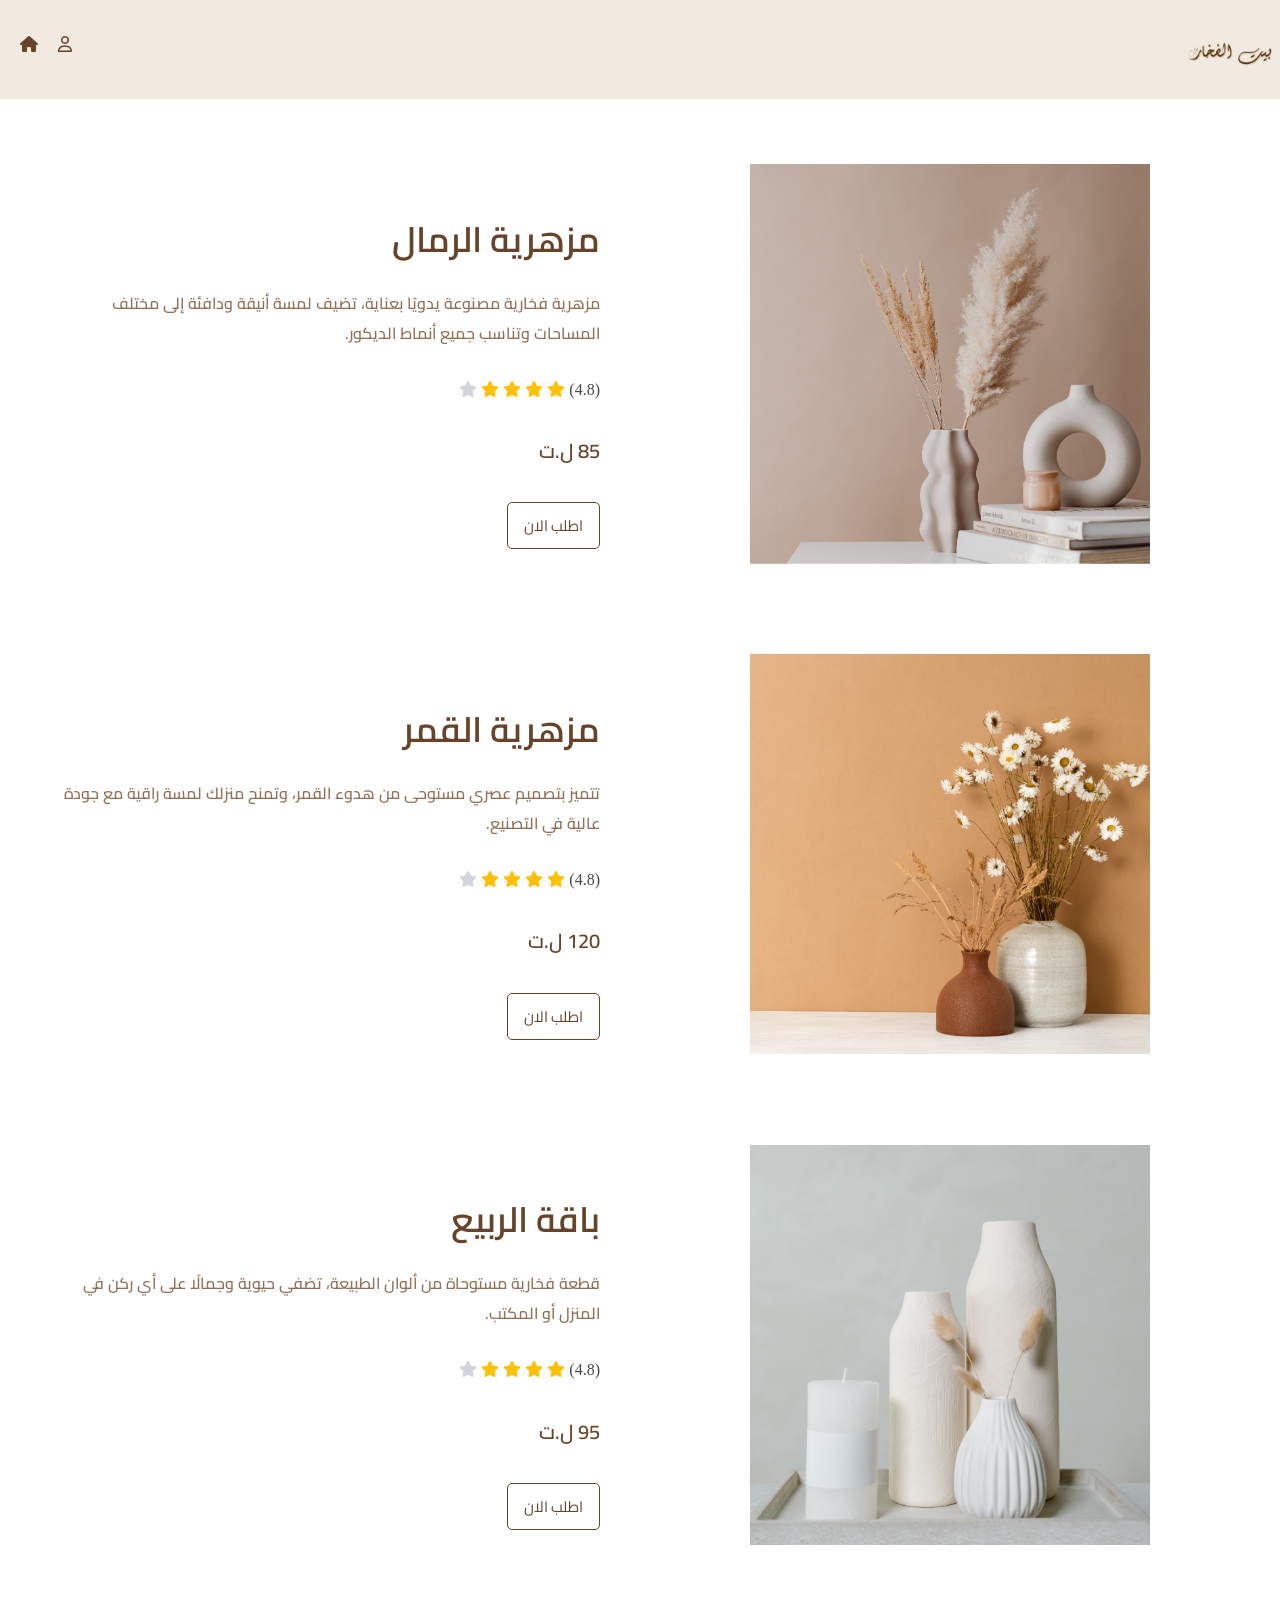
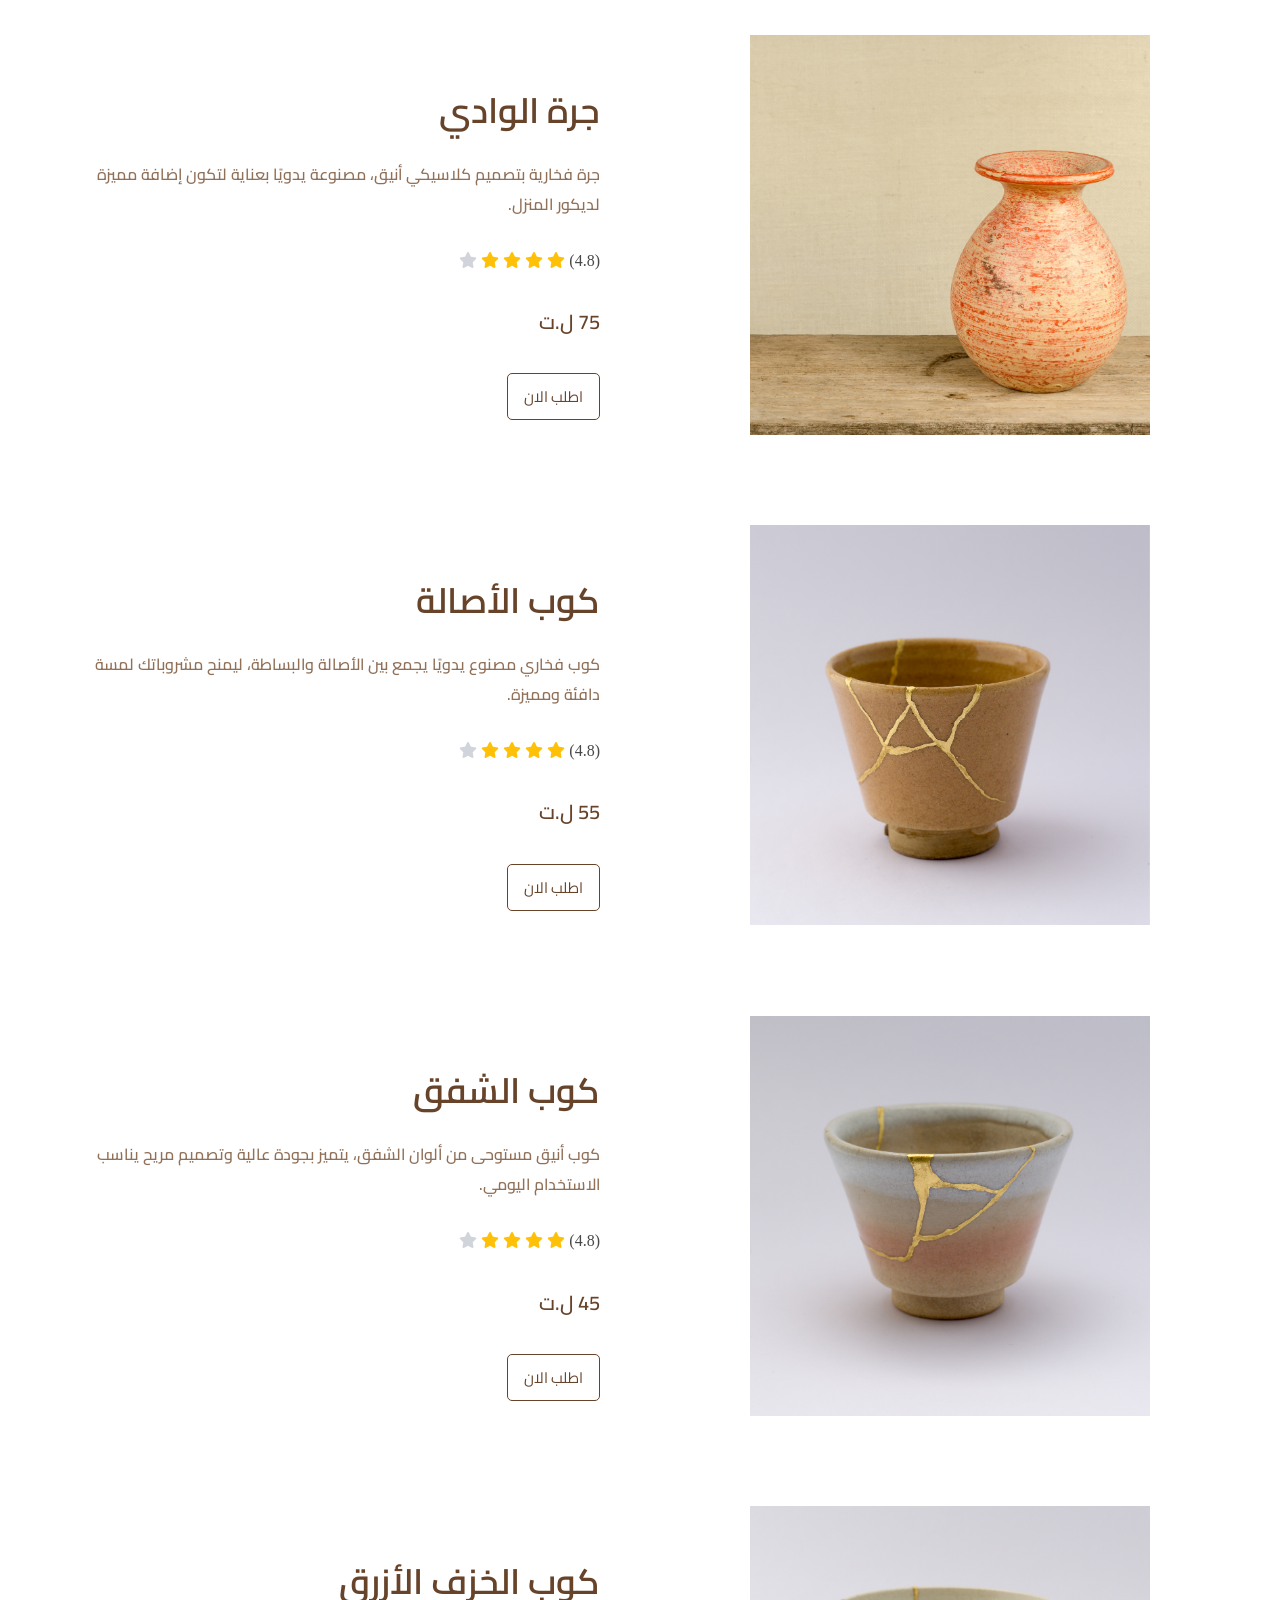
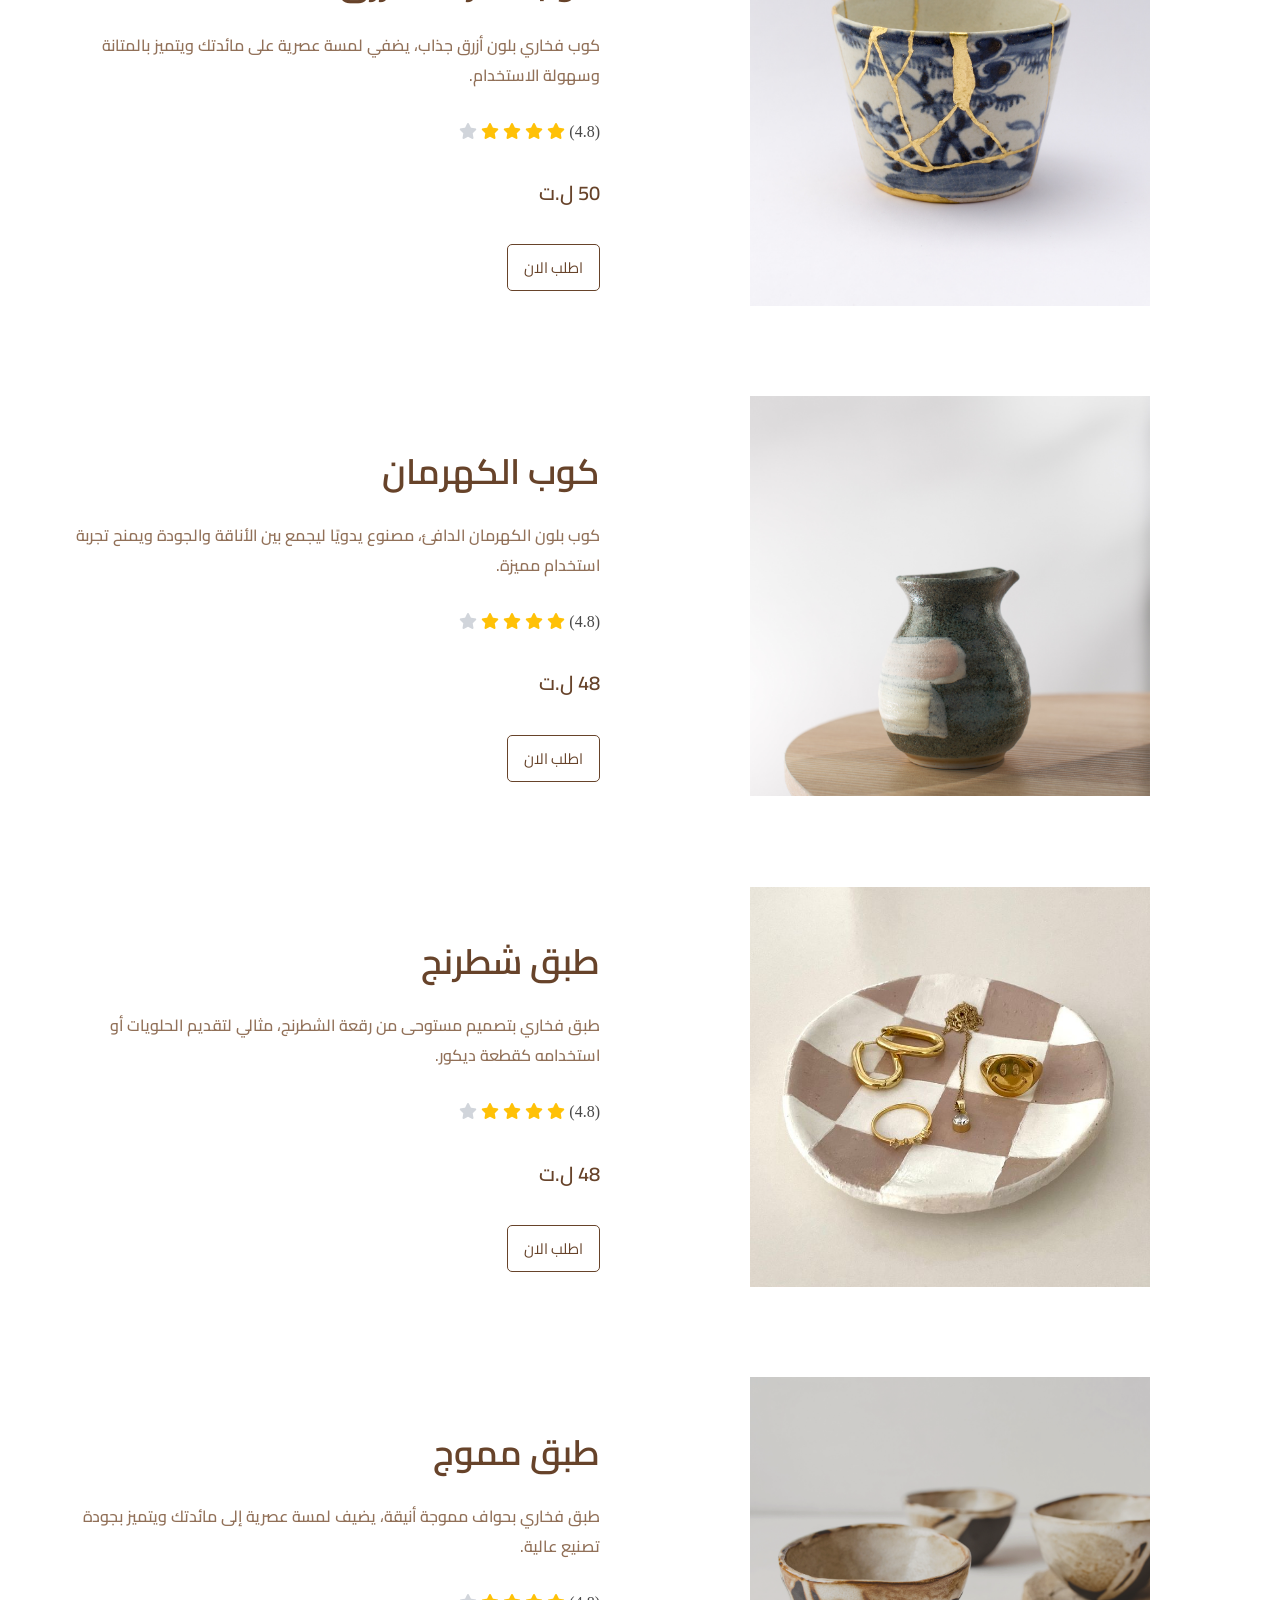
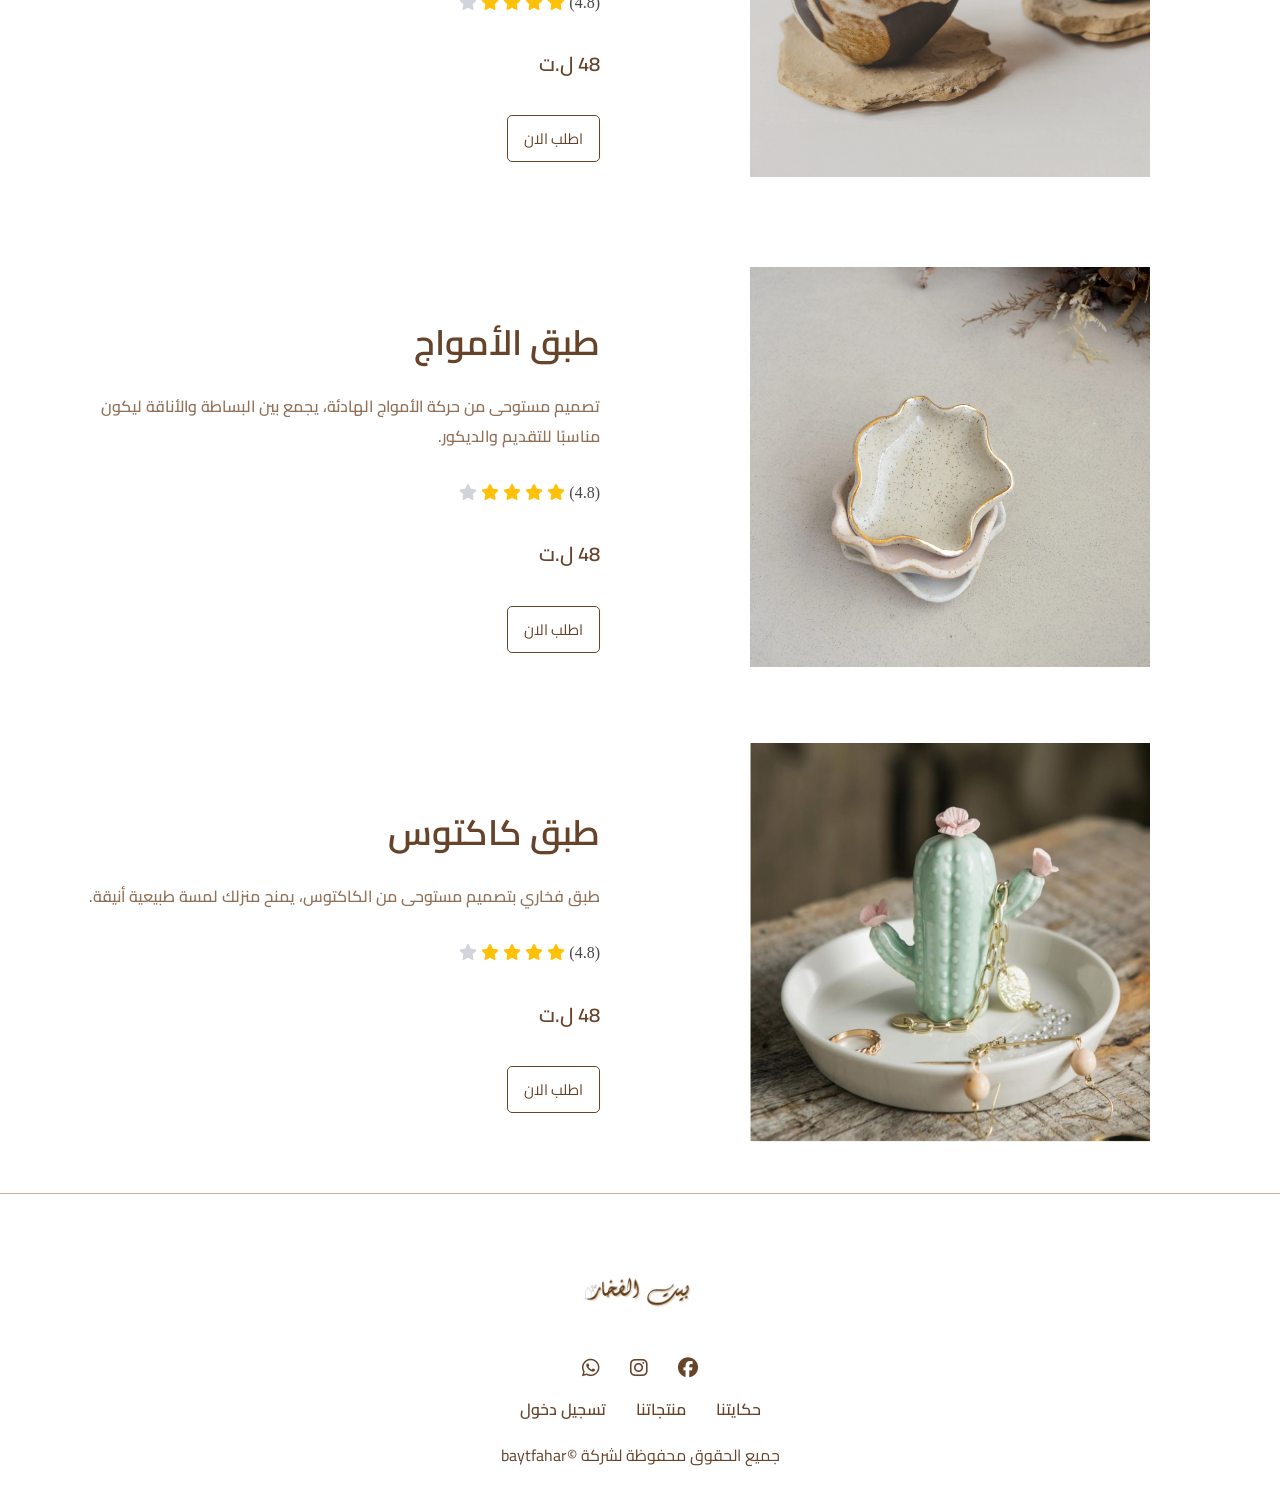
<file: show.html>
<!doctype html>
<html lang="ar" dir="rtl">
  <head>
    <meta charset="UTF-8" />
    <meta name="viewport" content="width=device-width, initial-scale=1.0" />
    <title>Shopping</title>
    <!--logo-->
    <link rel="icon" href="Img/logo1.png" />
    <link rel="stylesheet" href="style.css" />
    <link rel="stylesheet" href="responsive.css" />

    <!--Font Awseome-->
    <link
      rel="stylesheet"
      href="https://cdnjs.cloudflare.com/ajax/libs/font-awesome/6.7.2/css/all.min.css"
    />
    <!--Google font-->
    <link rel="preconnect" href="https://fonts.googleapis.com" />
    <link rel="preconnect" href="https://fonts.gstatic.com" crossorigin />
    <link
      href="https://fonts.googleapis.com/css2?family=Cairo:wght@200..1000&display=swap"
      rel="stylesheet"
    />
  </head>
  <body>
    <!--Header-->
    <div>
      <header>
        <a href="index.html"><img class="logo" src="Img/logo.png" alt="" /></a>
        <nav>
          <ul>
            <li>
              <a href="user.html"><i class="fa-regular fa-user"></i></a>
            </li>
            <li>
              <a href="index.html"><i class="fa-solid fa-house"></i></a>
            </li>
          </ul>
        </nav>
      </header>
    </div>
    <!--Product-detail-->
    <!--pr1-->
    <div class="Product-detail">
      <img src="Img/vas1.png" alt="" />
      <div class="product-content">
        <h4>مزهرية الرمال</h4>
        <p>
          مزهرية فخارية مصنوعة يدويًا بعناية، تضيف لمسة أنيقة ودافئة إلى مختلف
          المساحات وتناسب جميع أنماط الديكور.
        </p>
        <span style="color: #494949">(4.8)</span>
        <i class="fa-solid fa-star"></i>
        <i class="fa-solid fa-star"></i>
        <i class="fa-solid fa-star"></i>
        <i class="fa-solid fa-star"></i>
        <i style="color: #d1d5db" class="fa-solid fa-star"></i>
        <h5>85 ل.ت</h5>
        <button>اطلب الان</button>
      </div>
      <!--pr2-->
      <img src="Img/vas2.png" alt="" />
      <div class="product-content">
        <h4>مزهرية القمر</h4>
        <p>
          تتميز بتصميم عصري مستوحى من هدوء القمر، وتمنح منزلك لمسة راقية مع جودة
          عالية في التصنيع.
        </p>
        <span style="color: #494949">(4.8)</span>
        <i class="fa-solid fa-star"></i>
        <i class="fa-solid fa-star"></i>
        <i class="fa-solid fa-star"></i>
        <i class="fa-solid fa-star"></i>
        <i style="color: #d1d5db" class="fa-solid fa-star"></i>
        <h5>120 ل.ت</h5>
        <button>اطلب الان</button>
      </div>
      <!--pr3-->
      <img src="Img/vas3.png" alt="" />
      <div class="product-content">
        <h4>باقة الربيع</h4>
        <p>
          قطعة فخارية مستوحاة من ألوان الطبيعة، تضفي حيوية وجمالًا على أي ركن في
          المنزل أو المكتب.
        </p>
        <span style="color: #494949">(4.8)</span>
        <i class="fa-solid fa-star"></i>
        <i class="fa-solid fa-star"></i>
        <i class="fa-solid fa-star"></i>
        <i class="fa-solid fa-star"></i>
        <i style="color: #d1d5db" class="fa-solid fa-star"></i>
        <h5>95 ل.ت</h5>
        <button>اطلب الان</button>
      </div>
      <!--pr4-->
      <img src="Img/vas4.png" alt="" />
      <div class="product-content">
        <h4>جرة الوادي</h4>
        <p>
          جرة فخارية بتصميم كلاسيكي أنيق، مصنوعة يدويًا بعناية لتكون إضافة مميزة
          لديكور المنزل.
        </p>
        <span style="color: #494949">(4.8)</span>
        <i class="fa-solid fa-star"></i>
        <i class="fa-solid fa-star"></i>
        <i class="fa-solid fa-star"></i>
        <i class="fa-solid fa-star"></i>
        <i style="color: #d1d5db" class="fa-solid fa-star"></i>
        <h5>75 ل.ت</h5>
        <button>اطلب الان</button>
      </div>
      <!--pr5-->
      <img src="Img/cup1.png" alt="" />
      <div class="product-content">
        <h4>كوب الأصالة</h4>
        <p>
          كوب فخاري مصنوع يدويًا يجمع بين الأصالة والبساطة، ليمنح مشروباتك لمسة
          دافئة ومميزة.
        </p>
        <span style="color: #494949">(4.8)</span>
        <i class="fa-solid fa-star"></i>
        <i class="fa-solid fa-star"></i>
        <i class="fa-solid fa-star"></i>
        <i class="fa-solid fa-star"></i>
        <i style="color: #d1d5db" class="fa-solid fa-star"></i>
        <h5>55 ل.ت</h5>
        <button>اطلب الان</button>
      </div>
      <!--pr6-->
      <img src="Img/cup2.png" alt="" />
      <div class="product-content">
        <h4>كوب الشفق</h4>
        <p>
          كوب أنيق مستوحى من ألوان الشفق، يتميز بجودة عالية وتصميم مريح يناسب
          الاستخدام اليومي.
        </p>
        <span style="color: #494949">(4.8)</span>
        <i class="fa-solid fa-star"></i>
        <i class="fa-solid fa-star"></i>
        <i class="fa-solid fa-star"></i>
        <i class="fa-solid fa-star"></i>
        <i style="color: #d1d5db" class="fa-solid fa-star"></i>
        <h5>45 ل.ت</h5>
        <button>اطلب الان</button>
      </div>
      <!--pr7-->
      <img src="Img/cup3.png" alt="" />
      <div class="product-content">
        <h4>كوب الخزف الأزرق</h4>
        <p>
          كوب فخاري بلون أزرق جذاب، يضفي لمسة عصرية على مائدتك ويتميز بالمتانة
          وسهولة الاستخدام.
        </p>
        <span style="color: #494949">(4.8)</span>
        <i class="fa-solid fa-star"></i>
        <i class="fa-solid fa-star"></i>
        <i class="fa-solid fa-star"></i>
        <i class="fa-solid fa-star"></i>
        <i style="color: #d1d5db" class="fa-solid fa-star"></i>
        <h5>50 ل.ت</h5>
        <button>اطلب الان</button>
      </div>
      <!--pr8-->
      <img src="Img/cup4.png" alt="" />
      <div class="product-content">
        <h4>كوب الكهرمان</h4>
        <p>
          كوب بلون الكهرمان الدافئ، مصنوع يدويًا ليجمع بين الأناقة والجودة ويمنح
          تجربة استخدام مميزة.
        </p>
        <span style="color: #494949">(4.8)</span>
        <i class="fa-solid fa-star"></i>
        <i class="fa-solid fa-star"></i>
        <i class="fa-solid fa-star"></i>
        <i class="fa-solid fa-star"></i>
        <i style="color: #d1d5db" class="fa-solid fa-star"></i>
        <h5>48 ل.ت</h5>
        <button>اطلب الان</button>
      </div>
      <!--pr9-->
      <img src="Img/tab1.jpg" alt="" />
      <div class="product-content">
        <h4>طبق شطرنج</h4>
        <p>
          طبق فخاري بتصميم مستوحى من رقعة الشطرنج، مثالي لتقديم الحلويات أو
          استخدامه كقطعة ديكور.
        </p>
        <span style="color: #494949">(4.8)</span>
        <i class="fa-solid fa-star"></i>
        <i class="fa-solid fa-star"></i>
        <i class="fa-solid fa-star"></i>
        <i class="fa-solid fa-star"></i>
        <i style="color: #d1d5db" class="fa-solid fa-star"></i>
        <h5>48 ل.ت</h5>
        <button>اطلب الان</button>
      </div>
      <!--pr10-->
      <img src="Img/tab2.png" alt="" />
      <div class="product-content">
        <h4>طبق مموج</h4>
        <p>
          طبق فخاري بحواف مموجة أنيقة، يضيف لمسة عصرية إلى مائدتك ويتميز بجودة
          تصنيع عالية.
        </p>
        <span style="color: #494949">(4.8)</span>
        <i class="fa-solid fa-star"></i>
        <i class="fa-solid fa-star"></i>
        <i class="fa-solid fa-star"></i>
        <i class="fa-solid fa-star"></i>
        <i style="color: #d1d5db" class="fa-solid fa-star"></i>
        <h5>48 ل.ت</h5>
        <button>اطلب الان</button>
      </div>
      <!--pr11-->
      <img src="Img/tab34.png" alt="" />
      <div class="product-content">
        <h4>طبق الأمواج</h4>
        <p>
          تصميم مستوحى من حركة الأمواج الهادئة، يجمع بين البساطة والأناقة ليكون
          مناسبًا للتقديم والديكور.
        </p>
        <span style="color: #494949">(4.8)</span>
        <i class="fa-solid fa-star"></i>
        <i class="fa-solid fa-star"></i>
        <i class="fa-solid fa-star"></i>
        <i class="fa-solid fa-star"></i>
        <i style="color: #d1d5db" class="fa-solid fa-star"></i>
        <h5>48 ل.ت</h5>
        <button>اطلب الان</button>
      </div>
      <!--pr12-->
      <img src="Img/tab5.jpg" alt="" />
      <div class="product-content">
        <h4>طبق كاكتوس</h4>
        <p>
          طبق فخاري بتصميم مستوحى من الكاكتوس، يمنح منزلك لمسة طبيعية أنيقة.
        </p>
        <span style="color: #494949">(4.8)</span>
        <i class="fa-solid fa-star"></i>
        <i class="fa-solid fa-star"></i>
        <i class="fa-solid fa-star"></i>
        <i class="fa-solid fa-star"></i>
        <i style="color: #d1d5db" class="fa-solid fa-star"></i>
        <h5>48 ل.ت</h5>
        <button>اطلب الان</button>
      </div>
    </div>
    <!--footer-->
    <footer>
      <a href="index.html"><img src="Img/logo.png" alt="" /></a>
      <div>
        <i class="fa-brands fa-facebook"></i>
        <i class="fa-brands fa-instagram"></i>
        <i class="fa-brands fa-whatsapp"></i>
      </div>
      <div>
        <p>حكايتنا</p>
        <p>منتجاتنا</p>
        <p>تسجيل دخول</p>
      </div>
      <span style="text-align: center"
        >جميع الحقوق محفوظة لشركة ©baytfahar</span
      >
    </footer>
  </body>
</html>
</file>
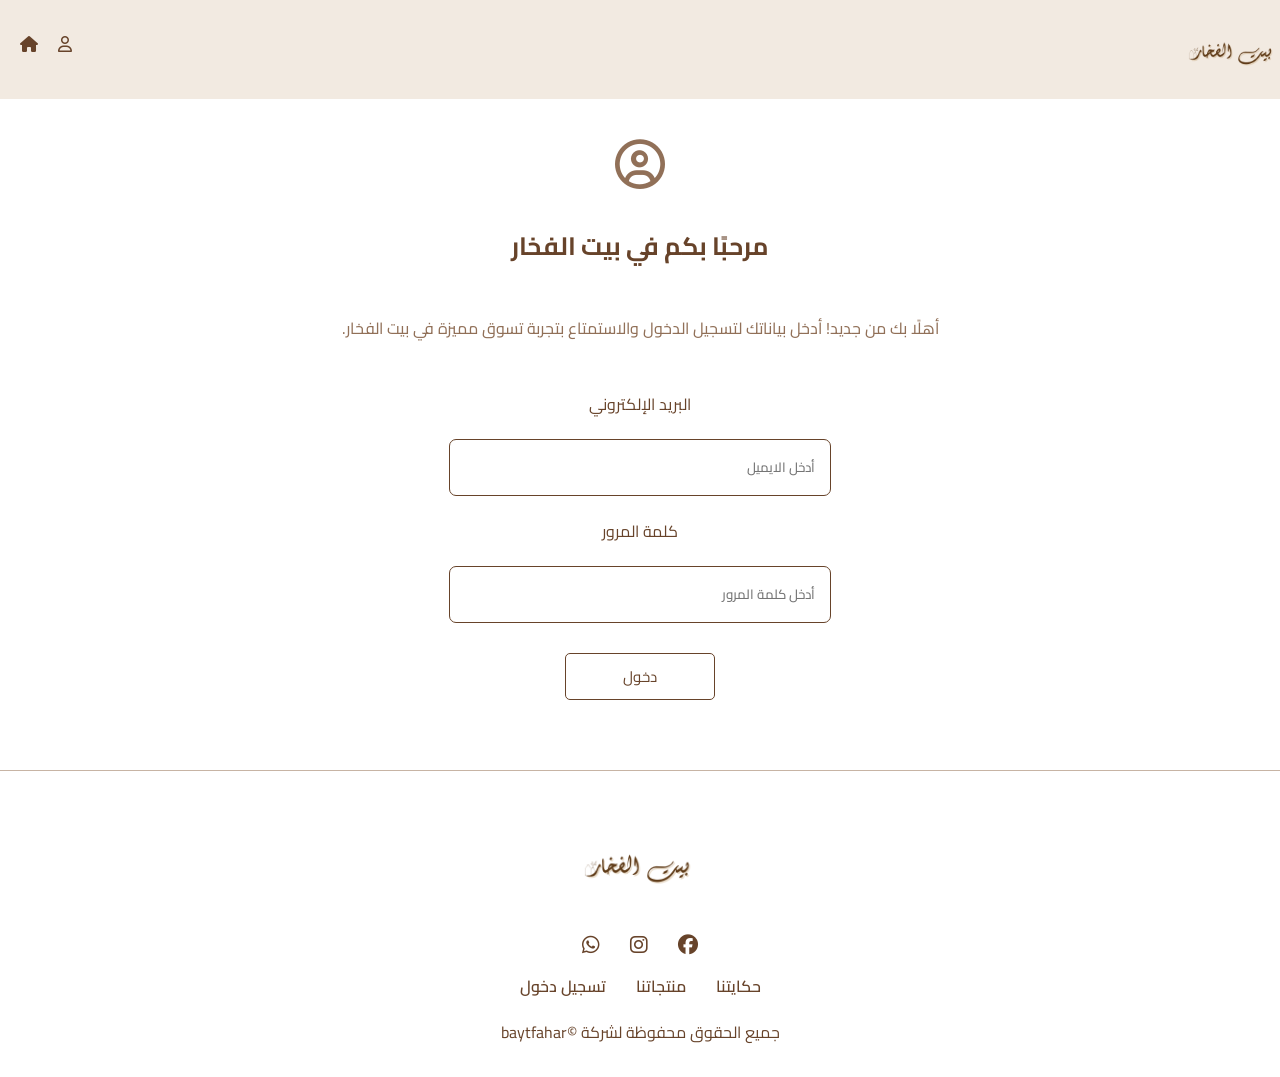
<file: user.html>
<!doctype html>
<html lang="ar" dir="rtl">
  <head>
    <meta charset="UTF-8" />
    <meta name="viewport" content="width=device-width, initial-scale=1.0" />
    <title>بيت الفخار</title>
    <!--logo-->
    <link rel="icon" href="Img/logo1.png" />
    <link rel="stylesheet" href="style.css" />
    <link rel="stylesheet" href="responsive.css" />
    <!--Font Awseome-->
    <link
      rel="stylesheet"
      href="https://cdnjs.cloudflare.com/ajax/libs/font-awesome/6.7.2/css/all.min.css"
    />
    <!--Google font-->
    <link rel="preconnect" href="https://fonts.googleapis.com" />
    <link rel="preconnect" href="https://fonts.gstatic.com" crossorigin />
    <link
      href="https://fonts.googleapis.com/css2?family=Cairo:wght@200..1000&display=swap"
      rel="stylesheet"
    />
  </head>
  <body>
    <!--Header-->
    <div>
      <header>
        <a href="index.html"><img class="logo" src="Img/logo.png" alt="" /></a>
        <nav>
          <ul>
            <li></li>
            <li>
              <a href="user.html"><i class="fa-regular fa-user"></i></a>
            </li>
            <li>
              <a href="index.html"><i class="fa-solid fa-house"></i></a>
            </li>
          </ul>
        </nav>
      </header>
    </div>
    <!--Register From-->
    <section class="contact">
      <div class="contact-ph">
        <i class="fa-regular fa-circle-user"></i>
        <h4>مرحبًا بكم في بيت الفخار</h4>
        <p>
          أهلًا بك من جديد! أدخل بياناتك لتسجيل الدخول والاستمتاع بتجربة تسوق
          مميزة في بيت الفخار.
        </p>
      </div>
      <form>
        <label for="email">البريد الإلكتروني</label>
        <input type="email" id="email" placeholder="أدخل الايميل" />
        <label for="name">كلمة المرور</label>
        <input type="password" id="password" placeholder="أدخل كلمة المرور" />
        <button>دخول</button>
      </form>
    </section>
    <footer>
      <a href="index.html"><img src="Img/logo.png" alt="" /></a>
      <div>
        <i class="fa-brands fa-facebook"></i>
        <i class="fa-brands fa-instagram"></i>
        <i class="fa-brands fa-whatsapp"></i>
      </div>
      <div>
        <p>حكايتنا</p>
        <p>منتجاتنا</p>
        <p>تسجيل دخول</p>
      </div>
      <span style="text-align: center"
        >جميع الحقوق محفوظة لشركة ©baytfahar</span
      >
    </footer>
  </body>
</html>
</file>
<file: style.css>
* body {
  margin: 0;
  padding: 0;
  box-sizing: border-box;
}
h4,
p,
h5,
h1,
h3,
label,
input,
button {
  font-family: "Cairo", sans-serif;
}
header {
  display: flex;
  justify-content: space-between;
  background-color: #f2eae1;
}
.logo {
  width: 95px;
}
nav ul {
  display: flex;
  gap: 20px;
  padding: 20px 20px;
  list-style: none;
}
nav ul a {
  text-decoration: none;
  color: #67432a;
}
nav ul a:hover {
  border-bottom: 2px solid;
}
/*Responsive*/
/*Hero*/
.hero {
  background-image: url(Img/hero2.png);
  background-size: cover;
  background-position: center;
  height: 545px;
}
.hero-text {
  flex-direction: column;
  text-align: center;
  display: flex;
}
.hero-text h4 {
  font-size: 30px;
  color: #ffff;
  margin-top: 138px;
}
.hero-text p {
  font-size: 20px;
  color: #ffffff;
  margin-top: 2px;
}
.hero-text button {
  background-color: white;
  margin-top: 30px;
}
/*Services*/
.Services {
  background-color: #f2eae1;
  justify-content: space-between;
  display: flex;
  padding: 20px;
  padding-bottom: 10px;
}
.card {
  text-align: center;
}
.card h3 {
  color: #67432a;
}
.card p {
  color: #917058;
  font-weight: 450;
}
.card img {
  width: 50px;
  border-radius: 50%;
}
.card img:hover {
  transform: scale(1.1);
  transition: 1s;
}
/*About-Us*/
.About-Us {
  display: flex;
  justify-content: space-between;
  flex-direction: row-reverse;
}
.About-content h3 {
  margin-top: 40px;
  text-align: center;
  font-size: 40px;
  color: #67432a;
}
.About-content p {
  margin-left: 15px;
  margin-top: 35px;
  padding: 20px;
  text-align: center;
  font-size: 15px;
  font-weight: 450;
  line-height: 3;
  color: #917058;
}
.About-Us img {
  width: 400px;
  margin: 60px;
  border-radius: 15%;
}
.About-Us img:hover {
  transform: scale(1.1);
  transition: 2s;
}
/*Products*/
.Product-content {
  text-align: center;
  color: #67432a;
  font-size: 30px;
}
.Products {
  display: grid;
  grid-template-columns: repeat(4, 1fr);
  justify-content: center;
  padding: 0 20px;
  gap: 25px;
}
.Product-content h3 {
  text-align: center;
}
.Products img {
  width: 300px;
}
.Products img:hover {
  transform: scale(1.1);
  transition: 1s;
}
.Products h4 {
  color: #67432a;
  font-size: 20px;
}
.Products p {
  color: #917058;
  font-weight: 450;
  padding: 10px;
  font-size: 15px;
}
button {
  background: transparent;
  color: #67432a;
  border: 1px solid #67432a;
  padding: 8px 16px; /*top bottom and right and left*/
  border-radius: 5px;
  cursor: pointer;
  transition: 0.3s;
  font-size: 15px;
  margin-bottom: 20px;
}
button:hover {
  background-color: #67432a;
  color: white;
  transform: scale(1.1);
  transition: 1s;
}
/*WorkShop*/
.WorkShop {
  display: grid;
  grid-template-columns: 1fr 1fr 1fr;
}
.WorkShop img {
  width: 400px;
  padding: 18px;
}
.WorkShop img:hover {
  transform: scale(1.1);
  transition: 1s;
}
.WorkShop-Content h4 {
  text-align: center;
  font-size: 35px;
  color: #67432a;
  margin-top: 70px;
}
.WorkShop-Content p {
  color: #917058;
  text-align: center;
  font-weight: 600;
}
/*Views*/
.Views {
  display: flex;
  gap: 20px;
  padding: 20px;
}
.user {
  display: flex;
  flex-direction: column;
  align-items: center;
  gap: 8px;
  border: 1px solid #67432a;
  padding: 20px;
  border-radius: 20px;
  margin-bottom: 30px;
}
.Views-Content h4 {
  text-align: center;
  font-size: 35px;
  color: #67432a;
  margin-top: 50px;
}
.user h4 {
  text-align: center;
  color: #67432a;
  font-size: 20px;
}
.user p {
  text-align: center;
  color: #917058;
}
.stars {
  display: flex;
}
/*footer*/
footer {
  padding: 30px;
  flex-direction: column;
  align-items: center;
  display: flex;
  border-top: 1px solid #c7b4a4;
}
footer p {
  color: #67432a;
  font-weight: 600;
  font-size: 16px;
}
footer div {
  color: #67432a;
  cursor: pointer;
  font-size: 20px;
  gap: 30px;
  display: flex;
  cursor: pointer;
}
footer div:hover {
  transform: scale(1.1);
  transition: 2s;
}
footer span {
  color: #67432a;
  font-family: "Cairo", sans-serif;
}
footer img {
  width: 120px;
  margin-bottom: 10px;
}
/*user*/
.contact {
  display: flex;
  flex-direction: column;
  margin-bottom: 40px;
  text-align: center;
}
.contact-ph h4 {
  color: #67432a;
  text-align: center;
  font-size: 25px;
}
.contact-ph p {
  color: #917058;
  padding-right: 25px;
  padding: 10px;
  font-weight: 450;
}
.contact-ph .fa-regular {
  margin-top: 40px;
}
label {
  display: block;
  margin: 20px;
  color: #67432a;
}
input {
  border: 1px solid #67432a;
  padding: 15px;
  width: 100%;
  max-width: 350px;
  cursor: pointer;
  border-radius: 7px;
}
input:focus {
  border: 1px solid #67432a;
  outline: none;
  border-color: #67432a;
}
input::placeholder {
  font-weight: 500;
}
section button {
  display: block;
  margin: 30px auto;
  width: 150px;
}
.fa-circle-user {
  font-size: 50px;
  color: #917058;
}
/*Products*/
.Product-detail {
  display: grid;
  grid-template-columns: 1fr 1fr;
  gap: 40px;
  padding: 40px;
  align-items: center;
}
.Product-detail img {
  width: 100%;
  max-width: 400px;
  margin: auto;
  display: block;
}
.product-content h4 {
  font-size: 35px;
  font-weight: 630;
  color: #67432a;
  margin-bottom: 0;
}
.product-content h5 {
  font-size: 20px;
  font-weight: 600;
  color: #67432a;
}
.product-content p {
  color: #917058;
  font-weight: 550;
  margin-bottom: 33px;
}
.product-content {
  padding: 20px;
}

.P-content h5 {
  color: #67432a;
  font-size: 16px;
}
h4,
p,
h5,
h1,
h3,
label,
input,
button {
  font-family: "Cairo", sans-serif;
}
.fa-star {
  color: #ffc107;
}
img:hover {
  filter: brightness(60%);
  cursor: pointer;
}
button {
  background: transparent;
  color: #67432a;
  border: 1px solid #67432a;
  padding: 8px 16px; /*top bottom and right and left*/
  border-radius: 5px;
  cursor: pointer;
  transition: 0.3s;
  font-size: 15px;
  margin-bottom: 20px;
}
button:hover {
  background-color: #67432a;
  color: white;
  transform: scale(1.1);
  transition: 1s;
}
</file>
<file: responsive.css>
/*Shopping*/
@media (max-width: 424px) {
  /*user*/
  input {
    width: 90%;
    max-width: 450px;
    box-sizing: border-box;
  }
  /*Services*/
  .Services {
    flex-direction: column;
  }
  .card img {
    margin-top: 30px;
  }
  /*About*/
  .About-content h3 {
    margin-top: 30px;
  }
  .About-Us img {
    display: none;
  }
  .About-content p {
    font-size: 13px;
  }
  .About-content span {
    padding-right: 0;
  }
  .Products {
    grid-template-columns: 1fr;
    text-align: center;
  }
  .WorkShop {
    grid-template-columns: 1fr;
    display: grid;
  }
  .WorkShop img {
    width: 300px;
    margin: auto;
  }
  .Views {
    flex-direction: column;
  }
  .hero-text p {
    font-size: 16px;
  }
}
/*Tablet*/
@media (min-width: 426px) and (max-width: 768px) {
  /*about*/
  .About-Us {
    flex-direction: column;
  }
  .About-Us img {
    display: none;
  }
  .About-content h3 {
    padding-bottom: 0;
  }
  .About-content p {
    padding-top: 0;
  }
  /*Products*/
  .Products {
    grid-template-columns: repeat(2, 1fr);
    margin: 15px;
  }
  .Products img {
    width: 100%;
    margin: 0;
  }
  .Products button {
    margin-right: 5px;
  }
  /*workshop*/
  .WorkShop {
    grid-template-columns: 1fr 1fr;
  }
  .WorkShop img {
    width: 220px;
    margin: auto;
  }
}
/* 320*/
@media (max-width: 320px) {
  .WorkShop img {
    padding: 10px;
    width: 300px;
  }
  .About-content h3 {
    font-size: 30px;
  }
  .About-content p {
    padding: 0 20px;
  }
  .Products img {
    width: 265px;
  }
  .Products h4 {
    padding: 0;
  }
  .product-content h5 {
    padding-right: 20px;
  }
}
/*Tablet*/
@media (min-width: 424px) and (max-width: 607px) {
  .Views {
    grid-template-columns: 1fr 1fr;
    display: grid;
  }
}
@media (min-width: 424px) and (max-width: 532px) {
  .WorkShop {
    grid-template-columns: 1fr;
    display: grid;
  }
  .WorkShop img {
    width: 300px;
    margin: auto;
  }
}
@media (min-width: 769px) and (max-width: 1307px) {
  .WorkShop {
    grid-template-columns: 1fr 1fr;
    display: grid;
  }
  .WorkShop img {
    width: 350px;
    margin: auto;
  }
  .Products {
    display: grid;
    grid-template-columns: repeat(3, 1fr);
    justify-items: center;
  }
}
@media (min-width: 769px) and (max-width: 947px) {
  .Products {
    display: grid;
    grid-template-columns: 1fr 1fr;
    justify-items: center;
  }
  .Products img {
    width: 360px;
  }
}
@media (max-width: 335px) {
  .WorkShop img {
    width: 250px;
    margin: auto;
  }
  .hero-text p {
    font-size: 12px;
  }
}
@media (max-width: 269px) {
  .WorkShop img {
    width: 200px;
    margin: auto;
  }
  .Products img {
    width: 240px;
  }
}
@media (max-width: 238px) {
  .WorkShop img {
    width: 150px;
    margin: auto;
  }
  .Products img {
    width: 180px;
  }
  .hero-text p {
    font-size: 9px;
  }
  .About-content h3 {
    font-size: 25px;
  }
}
@media (min-width: 425px) and (max-width: 715px) {
  .Services {
    display: grid;
    grid-template-columns: 1fr 1fr;
  }
  .card img {
    margin-top: 30px;
  }
}
@media (max-width: 345px) {
  footer p {
    font-size: 15px;
  }
}
@media (max-width: 285px) {
  footer p {
    font-size: 12px;
  }
}
@media (max-width: 768px) {
  .Product-detail img {
    width: 250px;
    margin-top: 20px;
  }
  .product-content h4 {
    font-size: 30px;
    margin-top: 10px;
  }
  .product-content p {
    color: #917058;
    padding-left: 40px;
    font-size: 12px;
    margin-bottom: 19px;
  }
}
@media (max-width: 768px) {
  .Product-detail {
    grid-template-columns: 1fr;
    padding: 20px;
  }

  .Product-detail img {
    max-width: 300px;
    margin-right: 0;
    margin-left: auto;
    display: block;
  }

  .product-content {
    text-align: right;
    padding: 20px 0;
  }

  .product-content h4 {
    font-size: 28px;
  }

  .product-content p {
    font-size: 14px;
    padding: 0;
  }
}

@media (max-width: 424px) {
  .Product-detail img {
    max-width: 250px;
    margin-right: 0;
    margin-left: auto;
    display: block;
  }

  .product-content {
    text-align: right;
    padding: 15px 0;
  }

  .product-content h4 {
    font-size: 24px;
  }

  .product-content h5 {
    font-size: 18px;
  }

  .product-content p {
    font-size: 13px;
  }
}
@media (max-width: 424px) {
  .Product-detail img {
    max-width: 250px;
  }

  .product-content {
    text-align: right;
    padding: 15px;
  }

  .product-content h4 {
    font-size: 24px;
  }

  .product-content h5 {
    font-size: 18px;
  }

  .product-content p {
    font-size: 13px;
  }
}
</file>
